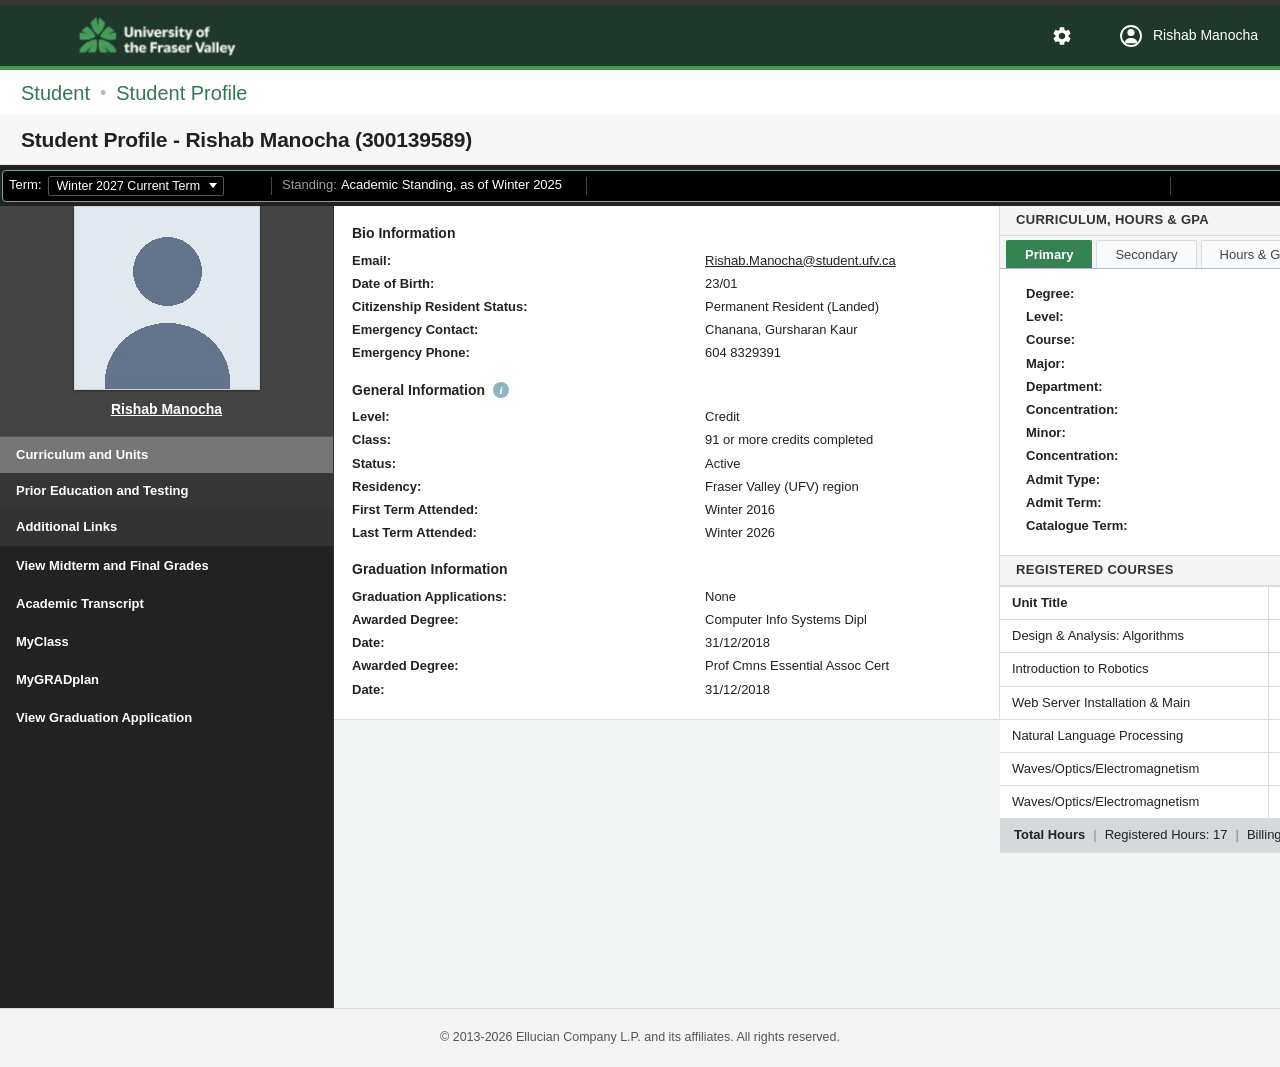
<file: index.html>
<!DOCTYPE html>
<html lang="en">
<head>
  <meta charset="UTF-8">
  <meta name="viewport" content="width=device-width, initial-scale=1.0">
  <title>Student Profile - Rishab Manocha (300139589)</title>
  <link rel="stylesheet" href="styles.css">
</head>
<body>

  <!-- Window Top Bar (matches reference.jpg frame y=0..5) -->
  <div class="window-top-bar"></div>

  <!-- Top Header Bar -->
  <header class="header-container">
    <div class="header">
      <div class="header-logo">
        <a href="#" aria-label="University of the Fraser Valley Home">
          <img src="assets/ufv_logo.png" alt="University of the Fraser Valley">
        </a>
      </div>
      <div class="header-right">
        <button class="header-icon-btn" id="header-settings-btn" aria-label="Settings" title="Settings / Edit Profile">
          <!-- 8-tooth gear matching reference screenshot -->
          <svg width="22" height="22" viewBox="0 0 24 24" fill="#FFFFFF">
            <path fill-rule="evenodd" clip-rule="evenodd" d="M19.14 12.94c.04-.3.06-.61.06-.94 0-.32-.02-.64-.07-.94l2.03-1.58a.49.49 0 0 0 .12-.61l-1.92-3.32a.488.488 0 0 0-.59-.22l-2.39.96c-.5-.38-1.03-.7-1.62-.94l-.36-2.54a.484.484 0 0 0-.48-.41h-3.84c-.24 0-.43.17-.47.41l-.36 2.54c-.59.24-1.13.57-1.62.94l-2.39-.96c-.22-.08-.47 0-.59.22L2.74 8.87c-.12.21-.08.47.12.61l2.03 1.58c-.05.3-.09.63-.09.94s.02.64.07.94l-2.03 1.58a.49.49 0 0 0-.12.61l1.92 3.32c.12.22.37.29.59.22l2.39-.96c.5.38 1.03.7 1.62.94l.36 2.54c.05.24.24.41.48.41h3.84c.24 0 .44-.17.47-.41l.36-2.54c.59-.24 1.13-.56 1.62-.94l2.39.96c.22.08.47 0 .59-.22l1.92-3.32c.12-.22.07-.47-.12-.61l-2.01-1.58zM12 15.6c-1.98 0-3.6-1.62-3.6-3.6s1.62-3.6 3.6-3.6 3.6 1.62 3.6 3.6-1.62 3.6-3.6 3.6z"/>
          </svg>
        </button>
        <div class="header-user" role="button" tabindex="0">
          <!-- Circular outline with white bust silhouette matching reference user_ref.png -->
          <svg width="24" height="24" viewBox="0 0 24 24" fill="none">
            <circle cx="12" cy="12" r="10" stroke="#FFFFFF" stroke-width="1.8"/>
            <circle cx="12" cy="8.5" r="3.6" fill="#FFFFFF"/>
            <path d="M5.5 19.2c.4-3.3 3.3-5.2 6.5-5.2s6.1 1.9 6.5 5.2" fill="#FFFFFF"/>
          </svg>
          <span class="user-name">Rishab Manocha</span>
        </div>
      </div>
    </div>
    <!-- Accent Line -->
    <div class="header-accent"></div>
  </header>

  <!-- Breadcrumbs -->
  <nav class="breadcrumb-bar" aria-label="Breadcrumb">
    <a href="#" class="breadcrumb-link">Student</a>
    <span class="breadcrumb-separator">•</span>
    <a href="#" class="breadcrumb-link">Student Profile</a>
  </nav>

  <!-- Title Row -->
  <section class="title-bar">
    <h1>Student Profile - Rishab Manocha (300139589)</h1>
  </section>

  <!-- Notification / Status Banner -->
  <section class="status-bar" aria-label="Status Banner">
    <div class="status-capsule">
      <!-- Section 1: Term Dropdown -->
      <div class="status-sec-1">
        <label for="term-select" class="term-label">Term:</label>
        <select id="term-select" class="status-select">
          <option selected>Winter 2027 Current Term</option>
          <option>Fall 2026</option>
          <option>Summer 2026</option>
          <option>Winter 2026</option>
        </select>
      </div>

      <div class="status-divider"></div>

      <!-- Section 2: Standing -->
      <div class="status-sec-2">
        <span class="standing-label">Standing:</span>
        <span class="standing-val">Academic Standing, as of Winter 2025</span>
      </div>

      <div class="status-divider"></div>

      <!-- Section 3: Middle empty span -->
      <div class="status-sec-3"></div>

      <div class="status-divider"></div>

      <!-- Section 4: Right empty span inside capsule -->
      <div class="status-sec-4"></div>
    </div>

    <!-- Status Bar Right -->
    <div class="status-right">
      <div class="status-badge-item">
        <span class="status-label">Registration Notices:</span>
        <span class="status-badge">3</span>
      </div>
      <span class="status-pipe">|</span>
      <div class="status-badge-item">
        <span class="status-label">Holds:</span>
        <span class="status-badge">0</span>
      </div>
    </div>
  </section>

  <!-- Main Body Layout -->
  <main class="layout-wrapper">
    <!-- Left Sidebar -->
    <aside class="sidebar">
      <div class="sidebar-profile">
        <img src="assets/avatar.jpg" alt="Rishab Manocha" class="sidebar-avatar">
        <a href="#" class="sidebar-name">Rishab Manocha</a>
      </div>

      <nav class="sidebar-menu-top" aria-label="Primary Navigation">
        <a href="#curriculum" class="sidebar-item-top active">Curriculum and Units</a>
        <a href="#prior-education" class="sidebar-item-top sub-1">Prior Education and Testing</a>
        <a href="#additional-links" class="sidebar-item-top sub-2">Additional Links</a>
      </nav>

      <nav class="sidebar-menu-bottom" aria-label="Secondary Navigation">
        <a href="#midterm-grades" class="sidebar-link">View Midterm and Final Grades</a>
        <a href="#transcript" class="sidebar-link">Academic Transcript</a>
        <a href="#myclass" class="sidebar-link">MyClass</a>
        <a href="#mygradplan" class="sidebar-link">MyGRADplan</a>
        <a href="#grad-application" class="sidebar-link">View Graduation Application</a>
      </nav>
    </aside>

    <!-- Main Content Area -->
    <div class="content-area">
      <!-- Left Content Column (Bio, General, Graduation Info) -->
      <section class="content-left">
        <!-- Bio Information -->
        <article class="section-block">
          <h2 class="section-header">Bio Information</h2>
          <div class="kv-grid">
            <div class="kv-label">Email:</div>
            <div class="kv-value">
              <a href="mailto:Rishab.Manocha@student.ufv.ca" class="kv-link" id="bio-email">Rishab.Manocha@student.ufv.ca</a>
            </div>

            <div class="kv-label">Date of Birth:</div>
            <div class="kv-value" id="bio-dob">23/01</div>

            <div class="kv-label">Citizenship Resident Status:</div>
            <div class="kv-value" id="bio-citizenship">Permanent Resident (Landed)</div>

            <div class="kv-label">Emergency Contact:</div>
            <div class="kv-value" id="bio-emergency-contact">Chanana, Gursharan Kaur</div>

            <div class="kv-label">Emergency Phone:</div>
            <div class="kv-value" id="bio-emergency-phone">604 8329391</div>
          </div>
        </article>

        <!-- General Information -->
        <article class="section-block">
          <h2 class="section-header">
            General Information
            <span class="info-icon" title="General Information details">i</span>
          </h2>
          <div class="kv-grid">
            <div class="kv-label">Level:</div>
            <div class="kv-value" id="gen-level">Credit</div>

            <div class="kv-label">Class:</div>
            <div class="kv-value" id="gen-class">91 or more credits completed</div>

            <div class="kv-label">Status:</div>
            <div class="kv-value" id="gen-status">Active</div>

            <div class="kv-label">Residency:</div>
            <div class="kv-value" id="gen-residency">Fraser Valley (UFV) region</div>

            <div class="kv-label">First Term Attended:</div>
            <div class="kv-value" id="gen-first-term">Winter 2016</div>

            <div class="kv-label">Last Term Attended:</div>
            <div class="kv-value" id="gen-last-term">Winter 2026</div>
          </div>
        </article>

        <!-- Graduation Information -->
        <article class="section-block">
          <h2 class="section-header">Graduation Information</h2>
          <div class="kv-grid" id="grad-grid">
            <div class="kv-label">Graduation Applications:</div>
            <div class="kv-value" id="grad-applications">None</div>

            <div class="kv-label">Awarded Degree:</div>
            <div class="kv-value">Computer Info Systems Dipl</div>

            <div class="kv-label">Date:</div>
            <div class="kv-value">31/12/2018</div>

            <div class="kv-label">Awarded Degree:</div>
            <div class="kv-value">Prof Cmns Essential Assoc Cert</div>

            <div class="kv-label">Date:</div>
            <div class="kv-value">31/12/2018</div>
          </div>
        </article>
      </section>

      <!-- Right Content Column (Curriculum, Hours & GPA, Registered Courses) -->
      <section class="content-right">
        <!-- Card 1: CURRICULUM, HOURS & GPA -->
        <div class="card" id="card-curriculum">
          <div class="card-header" role="button" tabindex="0">
            <span class="card-title">CURRICULUM, HOURS &amp; GPA</span>
            <button class="chevron-btn" aria-label="Toggle Curriculum details">
              <svg width="12" height="8" viewBox="0 0 12 8" fill="#333333">
                <polygon points="6,0 12,8 0,8"/>
              </svg>
            </button>
          </div>

          <div class="card-body">
            <!-- Tabs -->
            <div class="card-tabs" role="tablist">
              <button class="tab-btn active" role="tab" aria-selected="true" data-tab="tab-primary">Primary</button>
              <button class="tab-btn" role="tab" aria-selected="false" data-tab="tab-secondary">Secondary</button>
              <button class="tab-btn" role="tab" aria-selected="false" data-tab="tab-hours">Hours &amp; GPA</button>
            </div>

            <!-- Tab 1: Primary Pane -->
            <div class="tab-pane active" id="tab-primary" role="tabpanel">
              <div class="card-kv-grid">
                <div class="kv-label">Degree:</div>
                <div class="kv-value" id="curr-degree">Bach of Comp Info Systems</div>

                <div class="kv-label">Level:</div>
                <div class="kv-value" id="curr-level">Credit</div>

                <div class="kv-label">Course:</div>
                <div class="kv-value" id="curr-course">Bachelor of Computer Info Sys</div>

                <div class="kv-label">Major:</div>
                <div class="kv-value" id="curr-major">Computer Info Systems Deg</div>

                <div class="kv-label">Department:</div>
                <div class="kv-value" id="curr-department">School of Computing</div>

                <div class="kv-label">Concentration:</div>
                <div class="kv-value" id="curr-concentration">Not Provided</div>

                <div class="kv-label">Minor:</div>
                <div class="kv-value" id="curr-minor">Not Provided</div>

                <div class="kv-label">Concentration:</div>
                <div class="kv-value" id="curr-concentration-2">Not Provided</div>

                <div class="kv-label">Admit Type:</div>
                <div class="kv-value" id="curr-admit-type">Has attended post-secondary</div>

                <div class="kv-label">Admit Term:</div>
                <div class="kv-value" id="curr-admit-term">Winter 2025</div>

                <div class="kv-label">Catalogue Term:</div>
                <div class="kv-value" id="curr-catalogue-term">Winter 2025</div>
              </div>
            </div>

            <!-- Tab 2: Secondary Pane -->
            <div class="tab-pane" id="tab-secondary" role="tabpanel">
              <div class="card-kv-grid">
                <div class="kv-label">Degree:</div>
                <div class="kv-value" id="curr-secondary-degree">None</div>
              </div>
            </div>

            <!-- Tab 3: Hours & GPA Pane -->
            <div class="tab-pane" id="tab-hours" role="tabpanel">
              <div class="card-kv-grid">
                <div class="kv-label">Total Registered Hours:</div>
                <div class="kv-value" id="hours-total">17</div>

                <div class="kv-label">Billing Hours:</div>
                <div class="kv-value" id="hours-billing">17</div>

                <div class="kv-label">CEU Hours:</div>
                <div class="kv-value" id="hours-ceu">0</div>

                <div class="kv-label">Min Hours:</div>
                <div class="kv-value" id="hours-min">0</div>

                <div class="kv-label">Max Hours:</div>
                <div class="kv-value" id="hours-max">20</div>

                <div class="kv-label">Institutional GPA:</div>
                <div class="kv-value" id="hours-gpa">Not Provided</div>
              </div>
            </div>
          </div>
        </div>

        <!-- Card 2: REGISTERED COURSES -->
        <div class="card" id="card-courses">
          <div class="card-header" role="button" tabindex="0">
            <span class="card-title">REGISTERED COURSES</span>
            <button class="chevron-btn" aria-label="Toggle Registered Courses details">
              <svg width="12" height="8" viewBox="0 0 12 8" fill="#333333">
                <polygon points="6,0 12,8 0,8"/>
              </svg>
            </button>
          </div>

          <div class="card-body">
            <div class="table-wrapper">
              <table class="courses-table">
                <thead>
                  <tr>
                    <th style="width: 26.9%;">Unit Title</th>
                    <th style="width: 13.1%;">Details</th>
                    <th style="width: 9.9%;">CRN</th>
                    <th style="width: 10.0%;">Hours</th>
                    <th style="width: 19.8%;">Registration Status</th>
                    <th style="width: 20.3%;">Instructor</th>
                  </tr>
                </thead>
                <tbody id="courses-tbody">
                  <tr>
                    <td>Design &amp; Analysis: Algorithms</td>
                    <td>COMP 359 ON1</td>
                    <td><a href="#" class="table-link">10444</a></td>
                    <td>3</td>
                    <td>Registered (via web)</td>
                    <td><a href="#" class="table-link">Maryam Siahbani</a></td>
                  </tr>
                  <tr>
                    <td>Introduction to Robotics</td>
                    <td>COMP 361 ON1</td>
                    <td><a href="#" class="table-link">10446</a></td>
                    <td>3</td>
                    <td>Registered (via web)</td>
                    <td><a href="#" class="table-link">Amir Shabani</a></td>
                  </tr>
                  <tr>
                    <td>Web Server Installation &amp; Main</td>
                    <td>COMP 445 ON1</td>
                    <td><a href="#" class="table-link">10457</a></td>
                    <td>3</td>
                    <td>Registered (via web)</td>
                    <td><a href="#" class="table-link">Talia Q</a></td>
                  </tr>
                  <tr>
                    <td>Natural Language Processing</td>
                    <td>COMP 482 AB1</td>
                    <td><a href="#" class="table-link">10458</a></td>
                    <td>3</td>
                    <td>Registered (via web)</td>
                    <td><a href="#" class="table-link">Matthew Huang</a></td>
                  </tr>
                  <tr>
                    <td>Waves/Optics/Electromagnetism</td>
                    <td>PHYS 118 A#C</td>
                    <td><a href="#" class="table-link">10941</a></td>
                    <td>0</td>
                    <td>Registered (via web)</td>
                    <td><a href="#" class="table-link">Mark Rempel</a></td>
                  </tr>
                  <tr>
                    <td>Waves/Optics/Electromagnetism</td>
                    <td>PHYS 118 AB2</td>
                    <td><a href="#" class="table-link">10945</a></td>
                    <td>5</td>
                    <td>Registered (via web)</td>
                    <td><a href="#" class="table-link">Shahrazad Malek</a></td>
                  </tr>
                </tbody>
              </table>
            </div>

            <!-- Table Footer Summary Bar -->
            <div class="courses-footer" id="courses-footer">
              <span class="footer-title">Total Hours</span>
              <span class="footer-separator">|</span>
              <span>Registered Hours: <span id="footer-registered-hours">17</span></span>
              <span class="footer-separator">|</span>
              <span>Billing Hours: <span id="footer-billing-hours">17</span></span>
              <span class="footer-separator">|</span>
              <span>CEU Hours: <span id="footer-ceu-hours">0</span></span>
              <span class="footer-separator">|</span>
              <span>Min Hours: <span id="footer-min-hours">0</span></span>
              <span class="footer-separator">|</span>
              <span>Max Hours: <span id="footer-max-hours">20</span></span>
            </div>
          </div>
        </div>
      </section>
    </div>
  </main>

  <!-- Site Footer -->
  <footer class="site-footer">
    &copy; 2013-2026 Ellucian Company L.P. and its affiliates. All rights reserved.
  </footer>

  <script src="profile-store.js"></script>
  <script src="app.js"></script>
</body>
</html>
</file>
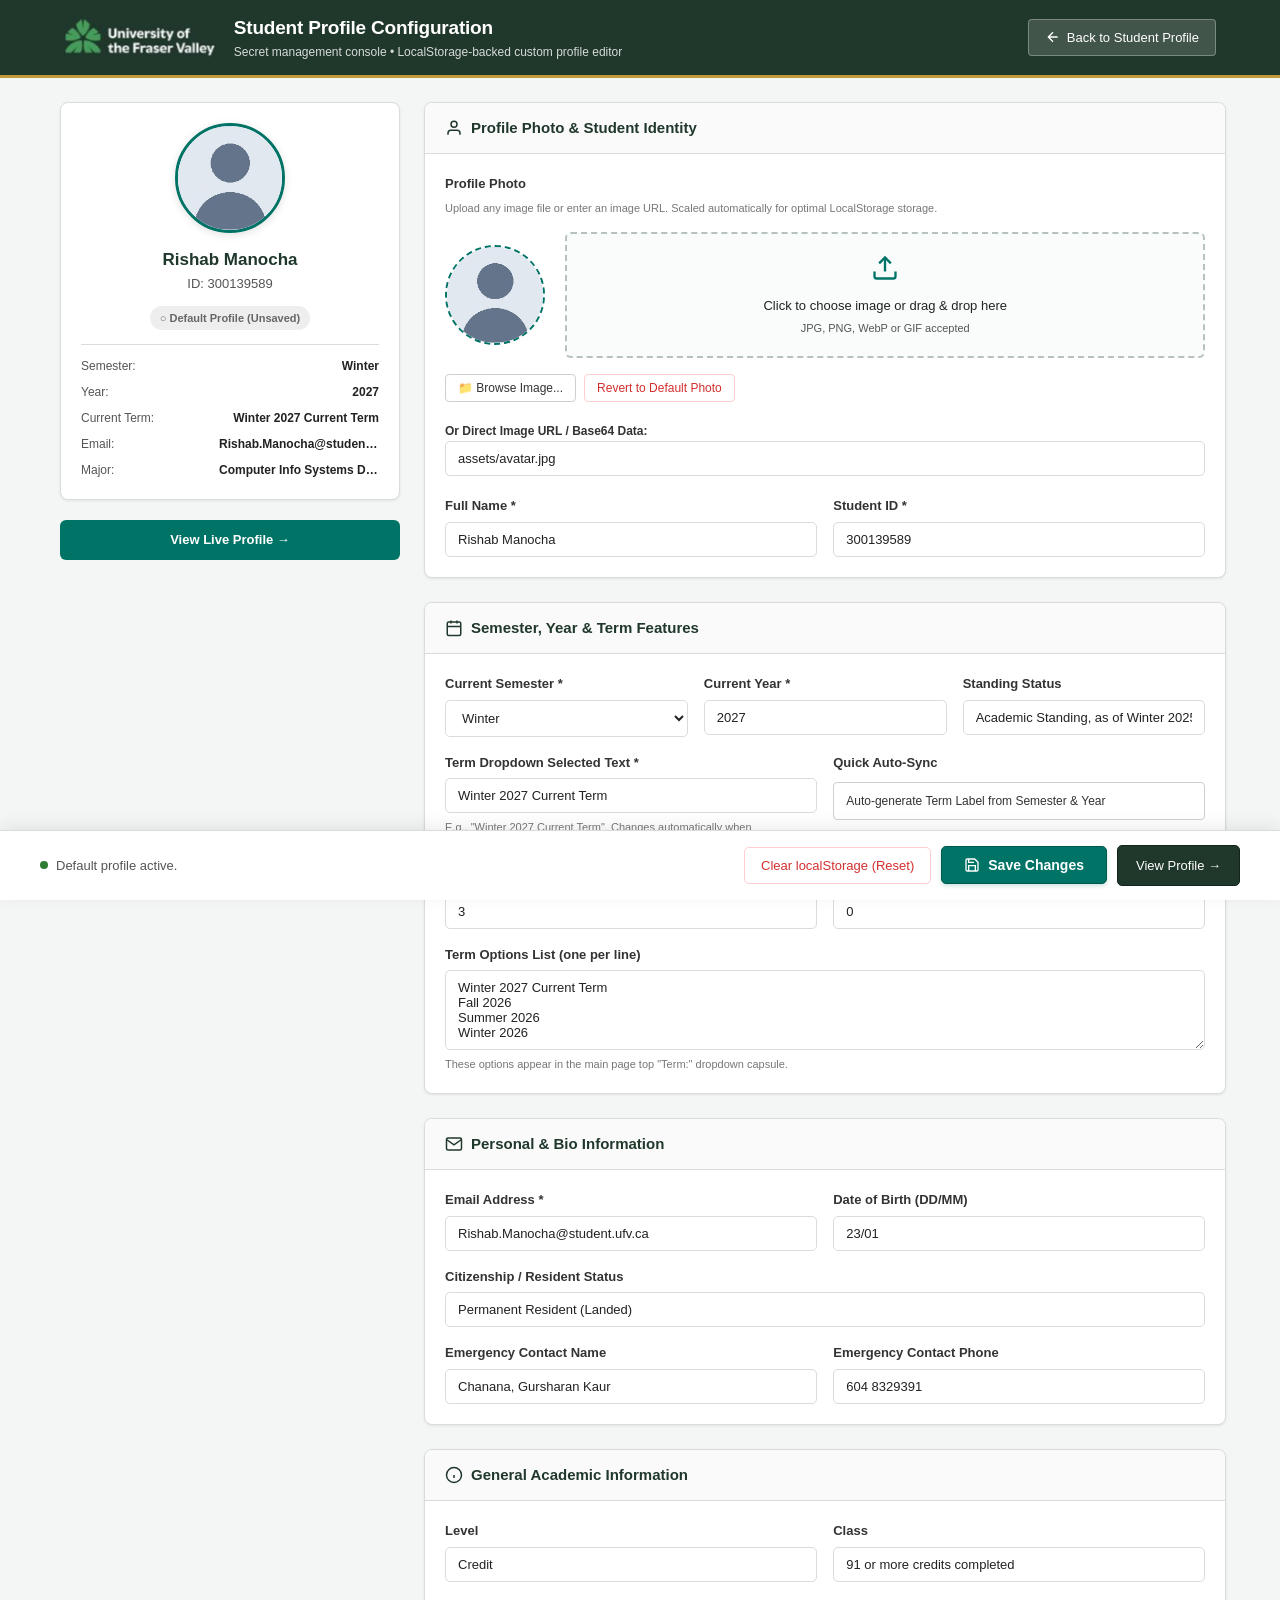
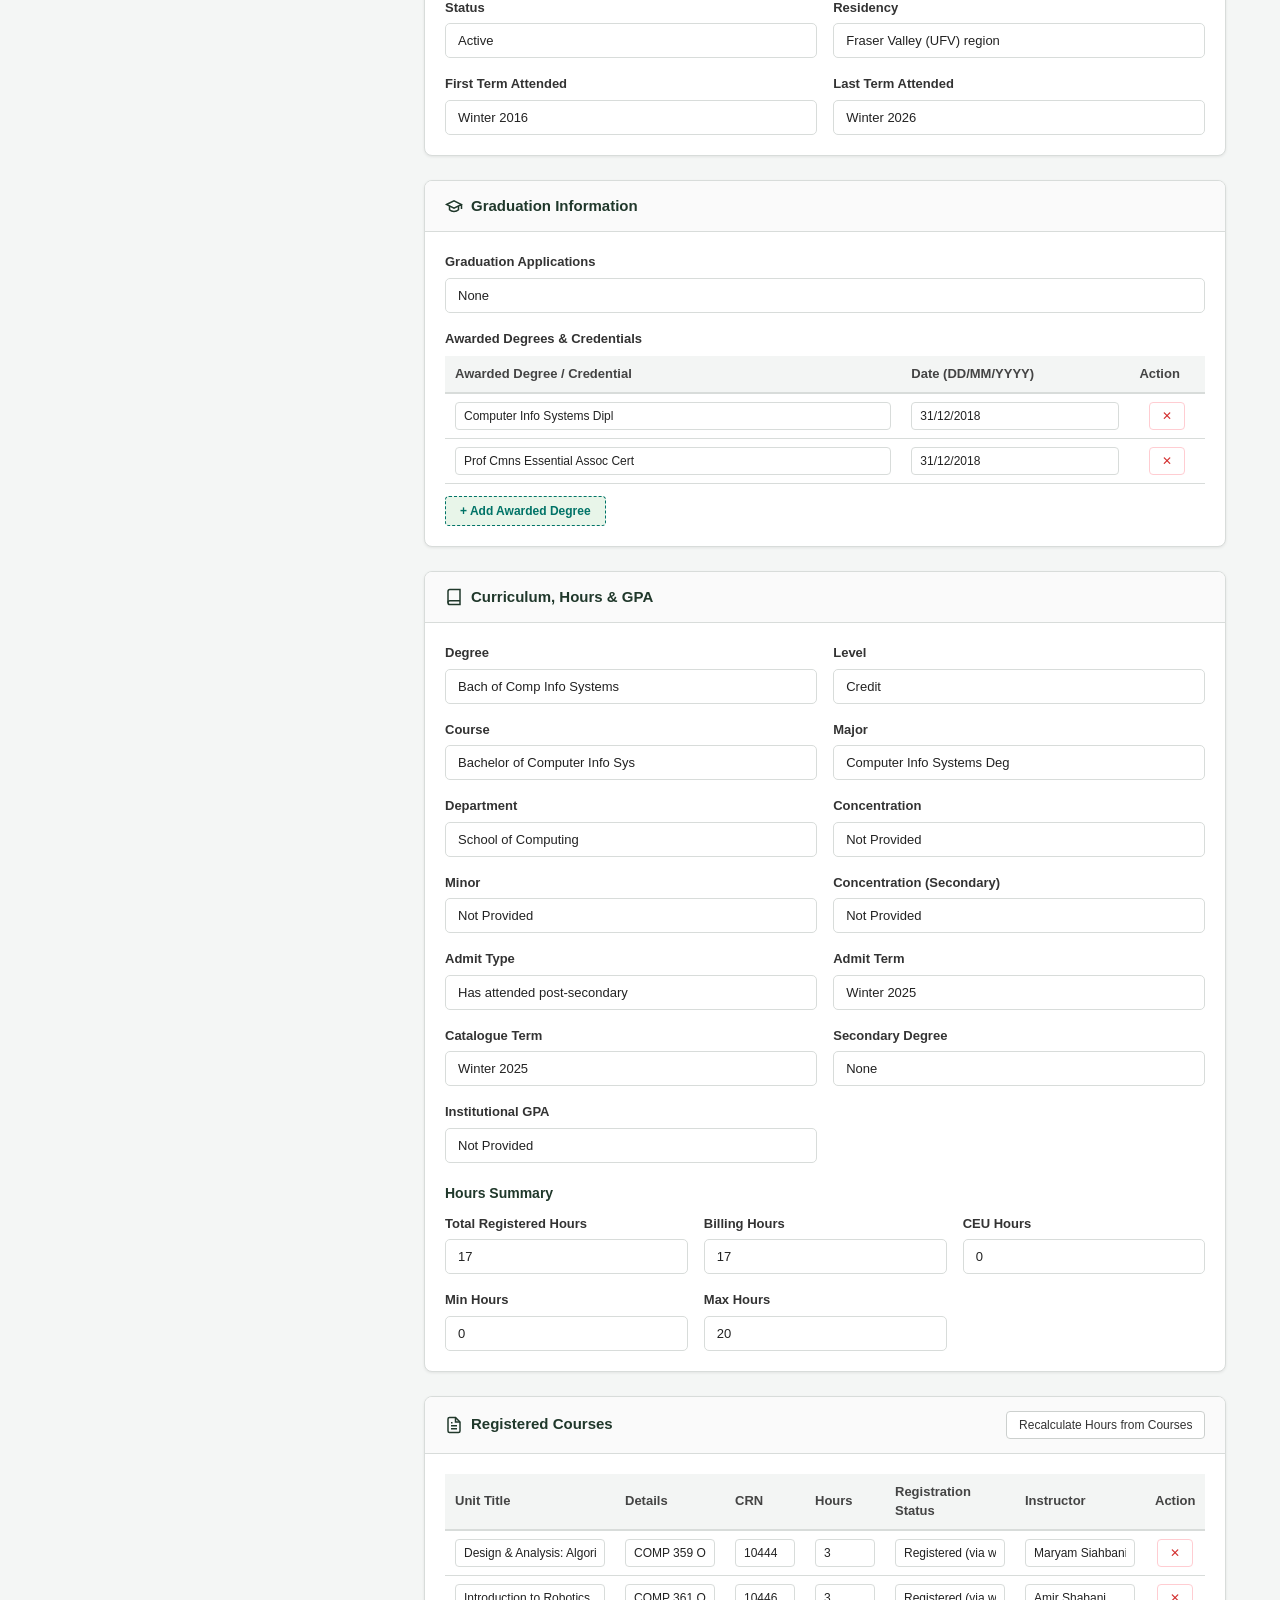
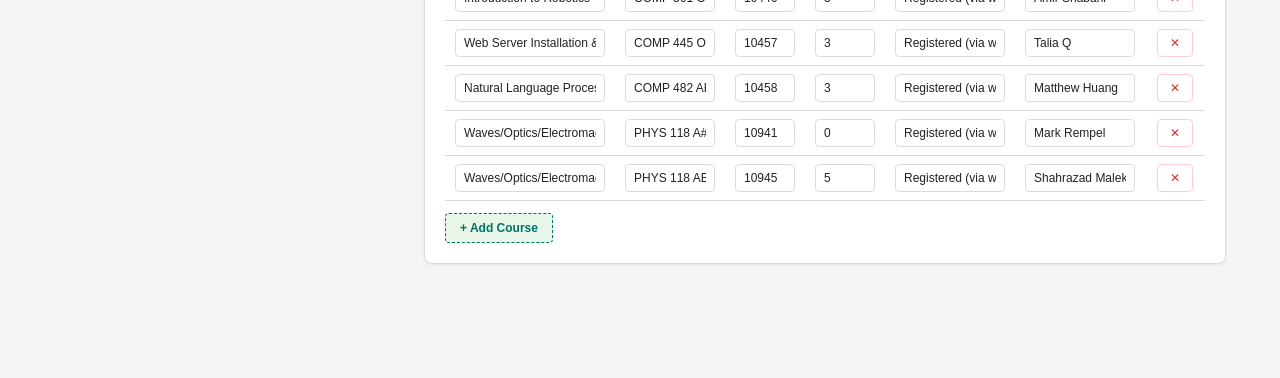
<file: admin.html>
<!DOCTYPE html>
<html lang="en">
<head>
  <meta charset="UTF-8">
  <meta http-equiv="refresh" content="0; url=secret.html">
  <title>Redirecting to Secret Profile Admin...</title>
</head>
<body>
  <p>Redirecting to <a href="secret.html">secret.html</a>...</p>
  <script>
    window.location.replace('secret.html');
  </script>
</body>
</html>
</file>
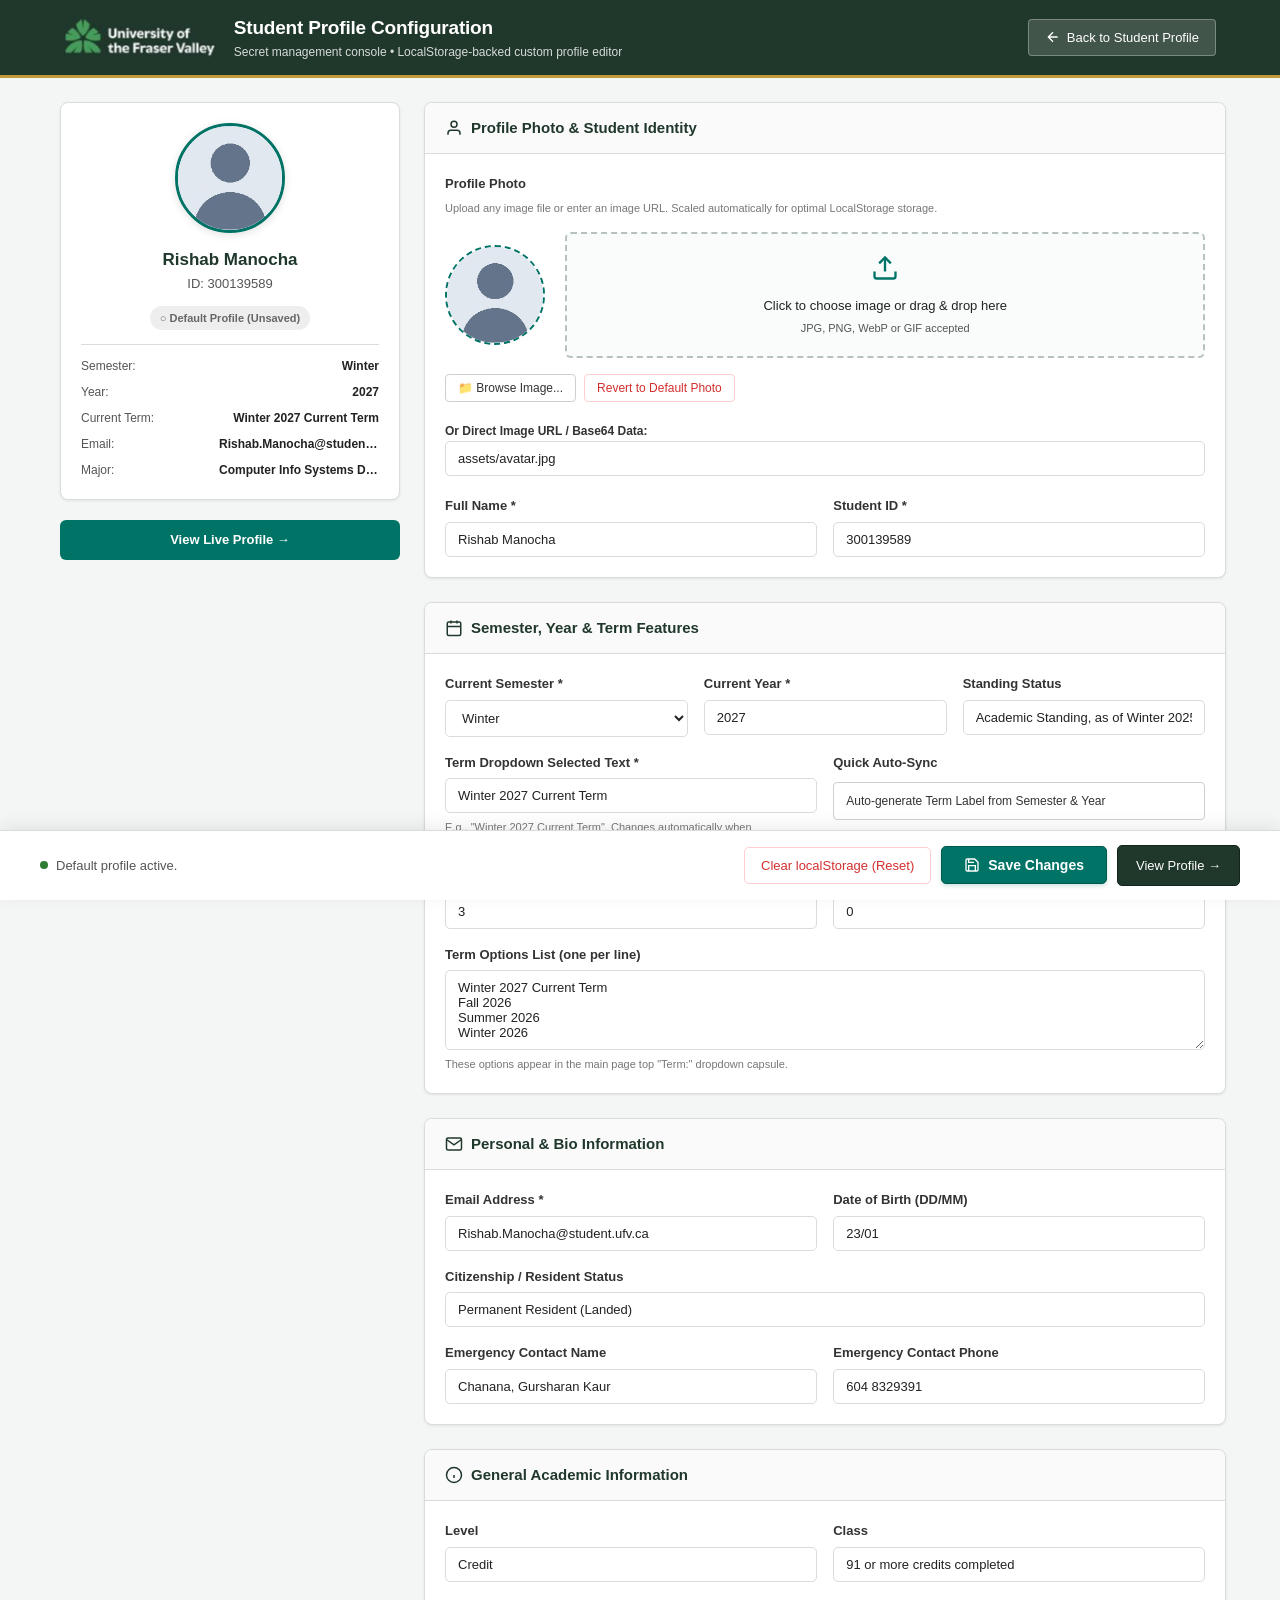
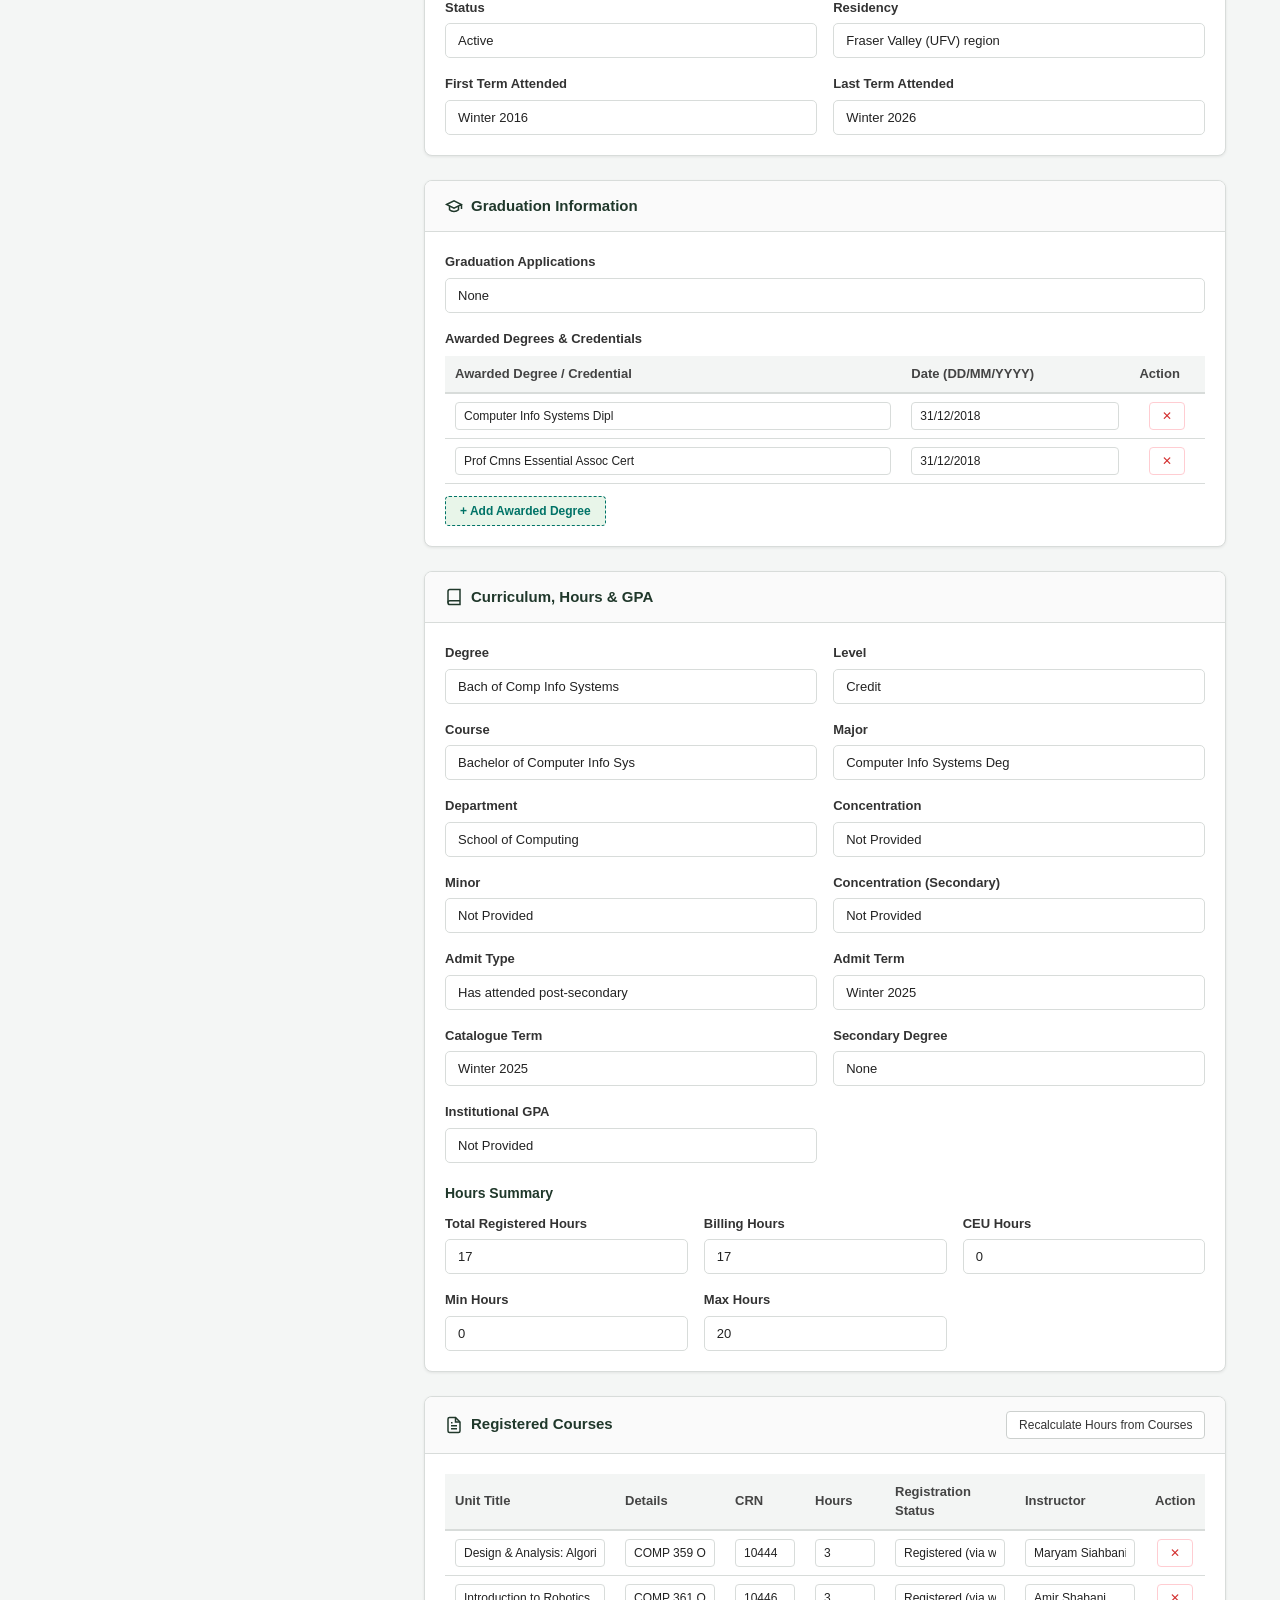
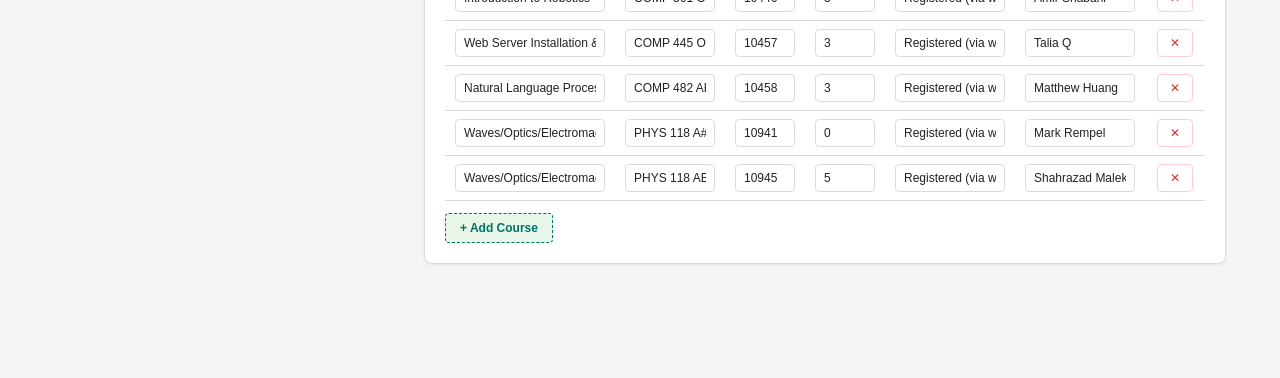
<file: secret.html>
<!DOCTYPE html>
<html lang="en">
<head>
  <meta charset="UTF-8">
  <meta name="viewport" content="width=device-width, initial-scale=1.0">
  <title>Student Profile Secret Admin - University of the Fraser Valley</title>
  <link rel="stylesheet" href="secret.css">
</head>
<body>

  <!-- Toast Notification Container -->
  <div class="toast-container" id="toast-container"></div>

  <!-- Header -->
  <header class="secret-header">
    <div class="secret-header-inner">
      <div class="secret-header-left">
        <a href="index.html" title="University of the Fraser Valley">
          <img src="assets/ufv_logo.png" alt="University of the Fraser Valley" class="secret-logo">
        </a>
        <div class="secret-title-group">
          <h1>Student Profile Configuration</h1>
          <p>Secret management console &bull; LocalStorage-backed custom profile editor</p>
        </div>
      </div>
      <div class="secret-header-nav">
        <a href="index.html" class="btn-header-back">
          <svg width="16" height="16" viewBox="0 0 24 24" fill="none" stroke="currentColor" stroke-width="2">
            <path d="M19 12H5M12 19l-7-7 7-7"/>
          </svg>
          Back to Student Profile
        </a>
      </div>
    </div>
  </header>

  <!-- Main Container -->
  <main class="secret-container">
    
    <!-- Left Column: Live Profile Summary Preview -->
    <aside class="secret-sidebar">
      <div class="preview-card">
        <div class="preview-avatar-wrapper">
          <img src="assets/avatar.jpg" alt="Profile Avatar" class="preview-avatar" id="live-preview-avatar">
        </div>
        <h2 class="preview-name" id="live-preview-name">Rishab Manocha</h2>
        <div class="preview-id" id="live-preview-id">ID: 300139589</div>
        <div class="preview-badge-status" id="live-storage-badge">Checking storage...</div>

        <div class="preview-details-list">
          <div class="preview-row">
            <span class="preview-row-label">Semester:</span>
            <span class="preview-row-val" id="live-preview-semester">Winter</span>
          </div>
          <div class="preview-row">
            <span class="preview-row-label">Year:</span>
            <span class="preview-row-val" id="live-preview-year">2027</span>
          </div>
          <div class="preview-row">
            <span class="preview-row-label">Current Term:</span>
            <span class="preview-row-val" id="live-preview-term">Winter 2027 Current Term</span>
          </div>
          <div class="preview-row">
            <span class="preview-row-label">Email:</span>
            <span class="preview-row-val" id="live-preview-email">Rishab.Manocha@student.ufv.ca</span>
          </div>
          <div class="preview-row">
            <span class="preview-row-label">Major:</span>
            <span class="preview-row-val" id="live-preview-major">Computer Info Systems Deg</span>
          </div>
        </div>
      </div>

      <div class="sidebar-actions">
        <a href="index.html" class="btn-sidebar-view">
          View Live Profile &rarr;
        </a>
      </div>
    </aside>

    <!-- Right Column: Edit Forms -->
    <section class="secret-form-column">
      
      <!-- 1. Profile Photo & Identity -->
      <article class="form-card">
        <div class="form-card-header">
          <h2>
            <svg width="18" height="18" viewBox="0 0 24 24" fill="none" stroke="currentColor" stroke-width="2">
              <path d="M20 21v-2a4 4 0 0 0-4-4H8a4 4 0 0 0-4 4v2"/>
              <circle cx="12" cy="7" r="4"/>
            </svg>
            Profile Photo &amp; Student Identity
          </h2>
        </div>
        <div class="form-card-body">
          <!-- Photo Upload Block -->
          <div class="form-group full-width" style="margin-bottom: 20px;">
            <label class="form-label">Profile Photo</label>
            <span class="form-hint">Upload any image file or enter an image URL. Scaled automatically for optimal LocalStorage storage.</span>
            
            <div class="photo-upload-container" style="margin-top: 10px;">
              <div class="photo-preview-box">
                <img src="assets/avatar.jpg" alt="Photo Preview" id="edit-photo-preview">
              </div>

              <div class="photo-dropzone" id="photo-dropzone">
                <div class="dropzone-icon">
                  <svg width="28" height="28" viewBox="0 0 24 24" fill="none" stroke="currentColor" stroke-width="2">
                    <path d="M21 15v4a2 2 0 0 1-2 2H5a2 2 0 0 1-2-2v-4"/>
                    <polyline points="17 8 12 3 7 8"/>
                    <line x1="12" y1="3" x2="12" y2="15"/>
                  </svg>
                </div>
                <div class="dropzone-text">Click to choose image or drag &amp; drop here</div>
                <div class="dropzone-subtext">JPG, PNG, WebP or GIF accepted</div>
              </div>
              <input type="file" id="photo-file-input" accept="image/*" style="display: none;">
            </div>

            <div class="photo-actions">
              <button type="button" class="btn-sm btn-secondary" id="btn-browse-photo">
                📁 Browse Image...
              </button>
              <button type="button" class="btn-sm btn-danger" id="btn-reset-photo">
                Revert to Default Photo
              </button>
            </div>

            <div style="margin-top: 12px;">
              <label for="field-photoUrl" class="form-label" style="font-size: 12px;">Or Direct Image URL / Base64 Data:</label>
              <input type="text" id="field-photoUrl" class="form-input" placeholder="assets/avatar.jpg or https://... or data:image/...">
            </div>
          </div>

          <div class="form-grid-2">
            <div class="form-group">
              <label for="field-name" class="form-label">Full Name *</label>
              <input type="text" id="field-name" class="form-input" required>
            </div>
            <div class="form-group">
              <label for="field-studentId" class="form-label">Student ID *</label>
              <input type="text" id="field-studentId" class="form-input" required>
            </div>
          </div>
        </div>
      </article>

      <!-- 2. Semester, Year & Current Term Features -->
      <article class="form-card">
        <div class="form-card-header">
          <h2>
            <svg width="18" height="18" viewBox="0 0 24 24" fill="none" stroke="currentColor" stroke-width="2">
              <rect x="3" y="4" width="18" height="18" rx="2" ry="2"/>
              <line x1="16" y1="2" x2="16" y2="6"/>
              <line x1="8" y1="2" x2="8" y2="6"/>
              <line x1="3" y1="10" x2="21" y2="10"/>
            </svg>
            Semester, Year &amp; Term Features
          </h2>
        </div>
        <div class="form-card-body">
          <div class="form-grid-3">
            <div class="form-group">
              <label for="field-currentSemester" class="form-label">Current Semester *</label>
              <select id="field-currentSemester" class="form-select">
                <option value="Winter">Winter</option>
                <option value="Spring">Spring</option>
                <option value="Summer">Summer</option>
                <option value="Fall">Fall</option>
              </select>
            </div>
            <div class="form-group">
              <label for="field-currentYear" class="form-label">Current Year *</label>
              <input type="text" id="field-currentYear" class="form-input" placeholder="2027">
            </div>
            <div class="form-group">
              <label for="field-standing" class="form-label">Standing Status</label>
              <input type="text" id="field-standing" class="form-input">
            </div>
          </div>

          <div class="form-grid-2" style="margin-top: 16px;">
            <div class="form-group">
              <label for="field-currentTerm" class="form-label">Term Dropdown Selected Text *</label>
              <input type="text" id="field-currentTerm" class="form-input">
              <span class="form-hint">E.g., "Winter 2027 Current Term". Changes automatically when semester/year changes.</span>
            </div>
            <div class="form-group">
              <label class="form-label">Quick Auto-Sync</label>
              <button type="button" class="btn-sm btn-secondary" id="btn-sync-term" style="margin-top: 4px; height: 38px;">
                Auto-generate Term Label from Semester &amp; Year
              </button>
            </div>
          </div>

          <div class="form-grid-2" style="margin-top: 16px;">
            <div class="form-group">
              <label for="field-registrationNotices" class="form-label">Registration Notices</label>
              <input type="number" id="field-registrationNotices" class="form-input" min="0">
            </div>
            <div class="form-group">
              <label for="field-holds" class="form-label">Holds</label>
              <input type="number" id="field-holds" class="form-input" min="0">
            </div>
          </div>

          <div class="form-group full-width" style="margin-top: 16px;">
            <label for="field-termsList" class="form-label">Term Options List (one per line)</label>
            <textarea id="field-termsList" class="form-textarea" rows="4"></textarea>
            <span class="form-hint">These options appear in the main page top "Term:" dropdown capsule.</span>
          </div>
        </div>
      </article>

      <!-- 3. Personal & Bio Information -->
      <article class="form-card">
        <div class="form-card-header">
          <h2>
            <svg width="18" height="18" viewBox="0 0 24 24" fill="none" stroke="currentColor" stroke-width="2">
              <path d="M4 4h16c1.1 0 2 .9 2 2v12c0 1.1-.9 2-2 2H4c-1.1 0-2-.9-2-2V6c0-1.1.9-2 2-2z"/>
              <polyline points="22,6 12,13 2,6"/>
            </svg>
            Personal &amp; Bio Information
          </h2>
        </div>
        <div class="form-card-body">
          <div class="form-grid-2">
            <div class="form-group">
              <label for="field-email" class="form-label">Email Address *</label>
              <input type="email" id="field-email" class="form-input" required>
            </div>
            <div class="form-group">
              <label for="field-dob" class="form-label">Date of Birth (DD/MM)</label>
              <input type="text" id="field-dob" class="form-input">
            </div>
            <div class="form-group full-width">
              <label for="field-citizenship" class="form-label">Citizenship / Resident Status</label>
              <input type="text" id="field-citizenship" class="form-input">
            </div>
            <div class="form-group">
              <label for="field-emergencyContact" class="form-label">Emergency Contact Name</label>
              <input type="text" id="field-emergencyContact" class="form-input">
            </div>
            <div class="form-group">
              <label for="field-emergencyPhone" class="form-label">Emergency Contact Phone</label>
              <input type="text" id="field-emergencyPhone" class="form-input">
            </div>
          </div>
        </div>
      </article>

      <!-- 4. General Academic Information -->
      <article class="form-card">
        <div class="form-card-header">
          <h2>
            <svg width="18" height="18" viewBox="0 0 24 24" fill="none" stroke="currentColor" stroke-width="2">
              <circle cx="12" cy="12" r="10"/>
              <line x1="12" y1="16" x2="12" y2="12"/>
              <line x1="12" y1="8" x2="12.01" y2="8"/>
            </svg>
            General Academic Information
          </h2>
        </div>
        <div class="form-card-body">
          <div class="form-grid-2">
            <div class="form-group">
              <label for="field-level" class="form-label">Level</label>
              <input type="text" id="field-level" class="form-input">
            </div>
            <div class="form-group">
              <label for="field-classStanding" class="form-label">Class</label>
              <input type="text" id="field-classStanding" class="form-input">
            </div>
            <div class="form-group">
              <label for="field-status" class="form-label">Status</label>
              <input type="text" id="field-status" class="form-input">
            </div>
            <div class="form-group">
              <label for="field-residency" class="form-label">Residency</label>
              <input type="text" id="field-residency" class="form-input">
            </div>
            <div class="form-group">
              <label for="field-firstTermAttended" class="form-label">First Term Attended</label>
              <input type="text" id="field-firstTermAttended" class="form-input">
            </div>
            <div class="form-group">
              <label for="field-lastTermAttended" class="form-label">Last Term Attended</label>
              <input type="text" id="field-lastTermAttended" class="form-input">
            </div>
          </div>
        </div>
      </article>

      <!-- 5. Graduation Information -->
      <article class="form-card">
        <div class="form-card-header">
          <h2>
            <svg width="18" height="18" viewBox="0 0 24 24" fill="none" stroke="currentColor" stroke-width="2">
              <path d="M22 10v6M2 10l10-5 10 5-10 5z"/>
              <path d="M6 12v5c3 3 9 3 12 0v-5"/>
            </svg>
            Graduation Information
          </h2>
        </div>
        <div class="form-card-body">
          <div class="form-group" style="margin-bottom: 16px;">
            <label for="field-gradApplications" class="form-label">Graduation Applications</label>
            <input type="text" id="field-gradApplications" class="form-input">
          </div>

          <label class="form-label" style="display: block; margin-bottom: 8px;">Awarded Degrees &amp; Credentials</label>
          <table class="dynamic-table" id="degrees-table">
            <thead>
              <tr>
                <th style="width: 60%;">Awarded Degree / Credential</th>
                <th style="width: 30%;">Date (DD/MM/YYYY)</th>
                <th style="width: 10%;">Action</th>
              </tr>
            </thead>
            <tbody id="degrees-tbody">
              <!-- Dynamically populated rows -->
            </tbody>
          </table>
          <button type="button" class="btn-add-row" id="btn-add-degree">
            + Add Awarded Degree
          </button>
        </div>
      </article>

      <!-- 6. Curriculum, Hours & GPA -->
      <article class="form-card">
        <div class="form-card-header">
          <h2>
            <svg width="18" height="18" viewBox="0 0 24 24" fill="none" stroke="currentColor" stroke-width="2">
              <path d="M4 19.5A2.5 2.5 0 0 1 6.5 17H20"/>
              <path d="M6.5 2H20v20H6.5A2.5 2.5 0 0 1 4 19.5v-15A2.5 2.5 0 0 1 6.5 2z"/>
            </svg>
            Curriculum, Hours &amp; GPA
          </h2>
        </div>
        <div class="form-card-body">
          <div class="form-grid-2">
            <div class="form-group">
              <label for="field-primaryDegree" class="form-label">Degree</label>
              <input type="text" id="field-primaryDegree" class="form-input">
            </div>
            <div class="form-group">
              <label for="field-primaryLevel" class="form-label">Level</label>
              <input type="text" id="field-primaryLevel" class="form-input">
            </div>
            <div class="form-group">
              <label for="field-primaryCourse" class="form-label">Course</label>
              <input type="text" id="field-primaryCourse" class="form-input">
            </div>
            <div class="form-group">
              <label for="field-primaryMajor" class="form-label">Major</label>
              <input type="text" id="field-primaryMajor" class="form-input">
            </div>
            <div class="form-group">
              <label for="field-primaryDepartment" class="form-label">Department</label>
              <input type="text" id="field-primaryDepartment" class="form-input">
            </div>
            <div class="form-group">
              <label for="field-primaryConcentration" class="form-label">Concentration</label>
              <input type="text" id="field-primaryConcentration" class="form-input">
            </div>
            <div class="form-group">
              <label for="field-primaryMinor" class="form-label">Minor</label>
              <input type="text" id="field-primaryMinor" class="form-input">
            </div>
            <div class="form-group">
              <label for="field-primaryConcentration2" class="form-label">Concentration (Secondary)</label>
              <input type="text" id="field-primaryConcentration2" class="form-input">
            </div>
            <div class="form-group">
              <label for="field-admitType" class="form-label">Admit Type</label>
              <input type="text" id="field-admitType" class="form-input">
            </div>
            <div class="form-group">
              <label for="field-admitTerm" class="form-label">Admit Term</label>
              <input type="text" id="field-admitTerm" class="form-input">
            </div>
            <div class="form-group">
              <label for="field-catalogueTerm" class="form-label">Catalogue Term</label>
              <input type="text" id="field-catalogueTerm" class="form-input">
            </div>
            <div class="form-group">
              <label for="field-secondaryDegree" class="form-label">Secondary Degree</label>
              <input type="text" id="field-secondaryDegree" class="form-input">
            </div>
            <div class="form-group">
              <label for="field-institutionalGpa" class="form-label">Institutional GPA</label>
              <input type="text" id="field-institutionalGpa" class="form-input">
            </div>
          </div>

          <h3 style="font-size: 14px; font-weight: 600; margin: 20px 0 10px 0; color: var(--ufv-dark-green);">
            Hours Summary
          </h3>
          <div class="form-grid-3">
            <div class="form-group">
              <label for="field-totalRegisteredHours" class="form-label">Total Registered Hours</label>
              <input type="number" id="field-totalRegisteredHours" class="form-input">
            </div>
            <div class="form-group">
              <label for="field-billingHours" class="form-label">Billing Hours</label>
              <input type="number" id="field-billingHours" class="form-input">
            </div>
            <div class="form-group">
              <label for="field-ceuHours" class="form-label">CEU Hours</label>
              <input type="number" id="field-ceuHours" class="form-input">
            </div>
            <div class="form-group">
              <label for="field-minHours" class="form-label">Min Hours</label>
              <input type="number" id="field-minHours" class="form-input">
            </div>
            <div class="form-group">
              <label for="field-maxHours" class="form-label">Max Hours</label>
              <input type="number" id="field-maxHours" class="form-input">
            </div>
          </div>
        </div>
      </article>

      <!-- 7. Registered Courses -->
      <article class="form-card">
        <div class="form-card-header">
          <h2>
            <svg width="18" height="18" viewBox="0 0 24 24" fill="none" stroke="currentColor" stroke-width="2">
              <path d="M14 2H6a2 2 0 0 0-2 2v16a2 2 0 0 0 2 2h12a2 2 0 0 0 2-2V8z"/>
              <polyline points="14 2 14 8 20 8"/>
              <line x1="16" y1="13" x2="8" y2="13"/>
              <line x1="16" y1="17" x2="8" y2="17"/>
              <polyline points="10 9 9 9 8 9"/>
            </svg>
            Registered Courses
          </h2>
          <button type="button" class="btn-sm btn-secondary" id="btn-recalc-hours">
            Recalculate Hours from Courses
          </button>
        </div>
        <div class="form-card-body" style="overflow-x: auto;">
          <table class="dynamic-table" id="courses-edit-table">
            <thead>
              <tr>
                <th style="min-width: 170px;">Unit Title</th>
                <th style="min-width: 110px;">Details</th>
                <th style="min-width: 80px;">CRN</th>
                <th style="min-width: 65px;">Hours</th>
                <th style="min-width: 130px;">Registration Status</th>
                <th style="min-width: 130px;">Instructor</th>
                <th style="width: 50px;">Action</th>
              </tr>
            </thead>
            <tbody id="courses-tbody">
              <!-- Dynamically populated rows -->
            </tbody>
          </table>
          <button type="button" class="btn-add-row" id="btn-add-course">
            + Add Course
          </button>
        </div>
      </article>

    </section>
  </main>

  <!-- Sticky Action Bar at Bottom -->
  <aside class="sticky-action-bar">
    <div class="sticky-action-inner">
      <div class="sticky-status">
        <div class="sticky-status-dot active" id="save-status-dot"></div>
        <span id="save-status-text">Profile loaded. Make changes and click Save.</span>
      </div>

      <div class="sticky-buttons">
        <button type="button" class="btn-reset" id="btn-clear-storage" title="Remove custom profile from localStorage and restore original values">
          Clear localStorage (Reset)
        </button>
        <button type="button" class="btn-primary" id="btn-save-profile">
          <svg width="16" height="16" viewBox="0 0 24 24" fill="none" stroke="currentColor" stroke-width="2">
            <path d="M19 21H5a2 2 0 0 1-2-2V5a2 2 0 0 1 2-2h11l5 5v11a2 2 0 0 1-2 2z"/>
            <polyline points="17 21 17 13 7 13 7 21"/>
            <polyline points="7 3 7 8 15 8"/>
          </svg>
          Save Changes
        </button>
        <a href="index.html" class="btn-view-profile">
          View Profile &rarr;
        </a>
      </div>
    </div>
  </aside>

  <script src="profile-store.js"></script>
  <script src="secret.js"></script>
</body>
</html>
</file>
<file: styles.css>
/* ==========================================================================
   University of the Fraser Valley - Student Profile Stylesheet
   Exact Replica of Banner Student Self-Service Interface (Banner 9 XE)
   ========================================================================== */

*, *::before, *::after {
  box-sizing: border-box;
  margin: 0;
  padding: 0;
}

body {
  font-family: -apple-system, BlinkMacSystemFont, "Segoe UI", Roboto, "Helvetica Neue", Arial, sans-serif;
  background-color: #F3F5F4;
  color: #222222;
  font-size: 13px;
  line-height: 1.4;
  -webkit-font-smoothing: antialiased;
  -moz-osx-font-smoothing: grayscale;
  min-width: 1200px;
}

a {
  color: inherit;
  text-decoration: none;
}

/* ==========================================================================
   Window Frame Top Bar (matches reference.jpg y=0..5)
   ========================================================================== */

.window-top-bar {
  height: 6px;
  background-color: #363636;
  width: 100%;
}

/* ==========================================================================
   Header Bar
   ========================================================================== */

.header-container {
  width: 100%;
}

.header {
  background-color: #20382B;
  height: 60px;
  display: flex;
  align-items: center;
  justify-content: space-between;
  padding: 0 16px 0 78px;
}

.header-logo {
  display: flex;
  align-items: center;
}

.header-logo img {
  height: 42px;
  display: block;
}

.header-right {
  display: flex;
  align-items: center;
  gap: 36px;
}

.header-icon-btn {
  background: none;
  border: none;
  cursor: pointer;
  color: #FFFFFF;
  display: flex;
  align-items: center;
  justify-content: center;
  padding: 4px;
  border-radius: 4px;
  transition: opacity 0.15s ease, background-color 0.15s ease;
}

.header-icon-btn:hover {
  opacity: 0.85;
  background-color: rgba(255, 255, 255, 0.1);
}

.header-user {
  display: flex;
  align-items: center;
  gap: 10px;
  color: #FFFFFF;
  font-size: 14px;
  font-weight: 500;
  cursor: pointer;
  padding: 4px 6px;
  border-radius: 4px;
  transition: opacity 0.15s ease, background-color 0.15s ease;
}

.header-user:hover {
  opacity: 0.9;
  background-color: rgba(255, 255, 255, 0.1);
}

.user-name {
  white-space: nowrap;
}

/* Accent line under header */
.header-accent {
  background-color: #429C54;
  height: 4px;
  width: 100%;
}

/* ==========================================================================
   Breadcrumb Bar
   ========================================================================== */

.breadcrumb-bar {
  background-color: #FFFFFF;
  height: 45px;
  display: flex;
  align-items: center;
  padding: 0 21px;
  font-size: 20px;
  font-weight: 500;
}

.breadcrumb-link {
  color: #357755;
  text-decoration: none;
  font-weight: 500;
  transition: color 0.15s ease;
}

.breadcrumb-link:hover {
  text-decoration: underline;
  color: #23653E;
}

.breadcrumb-separator {
  color: #B7B7B7;
  margin: 0 10px;
  font-size: 18px;
  line-height: 1;
}

/* ==========================================================================
   Title Bar
   ========================================================================== */

.title-bar {
  background-color: #F7F7F7;
  height: 50px;
  display: flex;
  align-items: center;
  padding: 0 21px;
  border-bottom: 1px solid #E5E5E5;
}

.title-bar h1 {
  font-size: 21px;
  font-weight: 600;
  color: #212121;
  letter-spacing: -0.2px;
}

/* ==========================================================================
   Status Banner
   ========================================================================== */

.status-bar {
  background-color: #222222;
  height: 41px;
  display: flex;
  align-items: center;
  justify-content: space-between;
  padding: 0 15px 0 2px;
}

.status-capsule {
  display: flex;
  align-items: center;
  border: 1px solid #81A395;
  border-radius: 4px;
  background-color: #000000;
  height: 32px;
  width: 1669px;
  max-width: 1669px;
  flex-shrink: 0;
  margin-right: 15px;
}

.status-sec-1 {
  width: 268px;
  flex-shrink: 0;
  display: flex;
  align-items: center;
  padding: 0 8px 0 6px;
  gap: 6px;
  color: #FFFFFF;
  font-size: 13px;
}

.status-sec-1 label {
  color: #FFFFFF;
  font-size: 13px;
  font-weight: 400;
}

.status-select {
  background-color: #000000;
  color: #FFFFFF;
  border: 1px solid #555555;
  border-radius: 2px;
  padding: 2px 22px 2px 8px;
  font-size: 12.5px;
  appearance: none;
  -webkit-appearance: none;
  background-image: url("data:image/svg+xml;charset=US-ASCII,%3Csvg%20xmlns%3D%22http%3A%2F%2Fwww.w3.org%2F2000%2Fsvg%22%20width%3D%2210%22%20height%3D%226%22%3E%3Cpath%20d%3D%22M0%200l5%206%205-6z%22%20fill%3D%22%23ffffff%22%2F%3E%3C%2Fsvg%3E");
  background-repeat: no-repeat;
  background-position: right 6px center;
  background-size: 8px 5px;
  cursor: pointer;
  outline: none;
}

.status-select:focus {
  border-color: #81A395;
}

.status-divider {
  width: 1px;
  height: 18px;
  background-color: #444444;
  flex-shrink: 0;
}

.status-sec-2 {
  width: 314px;
  flex-shrink: 0;
  display: flex;
  align-items: center;
  gap: 4px;
  font-size: 13px;
  white-space: nowrap;
  padding: 0 10px;
}

.standing-label {
  color: #9E9E9E;
}

.standing-val {
  color: #FFFFFF;
  font-weight: 400;
}

.status-sec-3 {
  width: 583px;
  flex-shrink: 0;
}

.status-sec-4 {
  flex: 1;
}

.status-right {
  display: flex;
  align-items: center;
  gap: 14px;
  font-size: 13px;
  color: #FFFFFF;
  margin-left: auto;
  white-space: nowrap;
}

.status-badge-item {
  display: flex;
  align-items: center;
  gap: 6px;
}

.status-badge {
  background-color: #8B2230;
  color: #FFFFFF;
  font-size: 12px;
  font-weight: 700;
  border-radius: 3px;
  padding: 1px 7px;
  min-width: 18px;
  text-align: center;
}

.status-pipe {
  color: #555555;
  font-size: 14px;
}

/* ==========================================================================
   Main Layout Container
   ========================================================================== */

.layout-wrapper {
  display: flex;
  width: 100%;
  min-height: 802px;
  background-color: #F3F5F4;
}

/* ==========================================================================
   Left Sidebar
   ========================================================================== */

.sidebar {
  width: 334px;
  flex-shrink: 0;
  background-color: #222222;
  display: flex;
  flex-direction: column;
  border-right: 1px solid #333333;
}

.sidebar-profile {
  background-color: #444444;
  padding: 0 0 16px 0;
  text-align: center;
  border-bottom: 1px solid #555555;
}

.sidebar-avatar {
  width: 186px;
  height: 184px;
  object-fit: cover;
  display: block;
  margin: 0 auto 10px auto;
  box-shadow: 0 1px 3px rgba(0, 0, 0, 0.3);
}

.sidebar-name {
  color: #FFFFFF;
  font-weight: 700;
  font-size: 14px;
  text-decoration: underline;
  display: inline-block;
  transition: color 0.15s ease;
}

.sidebar-name:hover {
  color: #DCDCDC;
}

.sidebar-menu-top {
  display: flex;
  flex-direction: column;
}

.sidebar-item-top {
  display: flex;
  align-items: center;
  padding: 0 16px;
  font-size: 13px;
  font-weight: 700;
  color: #FFFFFF;
  text-decoration: none;
  cursor: pointer;
  transition: background-color 0.15s ease;
}

.sidebar-item-top.active {
  background-color: #767676;
  height: 36px;
}

.sidebar-item-top.sub-1 {
  background-color: #363636;
  height: 36px;
}

.sidebar-item-top.sub-1:hover {
  background-color: #424242;
}

.sidebar-item-top.sub-2 {
  background-color: #333333;
  height: 38px;
  border-bottom: 1px solid #222222;
}

.sidebar-item-top.sub-2:hover {
  background-color: #3D3D3D;
}

.sidebar-menu-bottom {
  display: flex;
  flex-direction: column;
  background-color: #222222;
  flex-grow: 1;
}

.sidebar-link {
  display: flex;
  align-items: center;
  height: 38px;
  padding: 0 16px;
  font-size: 13px;
  font-weight: 700;
  color: #FFFFFF;
  text-decoration: none;
  transition: background-color 0.15s ease;
}

.sidebar-link:hover {
  background-color: #2C2C2C;
}

/* ==========================================================================
   Content Area
   ========================================================================== */

.content-area {
  display: flex;
  flex-grow: 1;
  background-color: #F3F5F4;
}

/* Left Content Column (Bio, General, Graduation) */
.content-left {
  width: 666px;
  flex-shrink: 0;
  background-color: #FFFFFF;
  border-right: 1px solid #DCDCDC;
  border-bottom: 1px solid #DCDCDC;
  padding: 18px 22px 20px 18px;
  align-self: flex-start;
}

.section-block {
  margin-bottom: 18px;
}

.section-block:last-child {
  margin-bottom: 0;
}

.section-header {
  font-size: 14px;
  font-weight: 700;
  color: #222222;
  margin-bottom: 8px;
  display: flex;
  align-items: center;
  gap: 8px;
}

.info-icon {
  display: inline-flex;
  align-items: center;
  justify-content: center;
  width: 16px;
  height: 16px;
  background-color: #8EB4BE;
  color: #FFFFFF;
  border-radius: 50%;
  font-size: 11px;
  font-weight: bold;
  font-family: Georgia, serif;
  font-style: italic;
  cursor: help;
  user-select: none;
}

.kv-grid {
  display: grid;
  grid-template-columns: 343px 1fr;
  row-gap: 5px;
  column-gap: 10px;
  font-size: 13px;
  line-height: 1.4;
}

.kv-label {
  font-weight: 700;
  color: #222222;
}

.kv-value {
  font-weight: 400;
  color: #222222;
  word-break: break-word;
}

.kv-link {
  color: #222222;
  text-decoration: underline;
  font-weight: 400;
  transition: color 0.15s ease;
}

.kv-link:hover {
  color: #000000;
  text-decoration: underline;
}

/* Right Content Column (Cards) */
.content-right {
  width: 1000px;
  flex-shrink: 0;
  display: flex;
  flex-direction: column;
}

.card {
  background-color: #FFFFFF;
}

#card-curriculum {
  border-right: 1px solid #DCDCDC;
}

#card-courses {
  border-top: none;
}

.card-header {
  height: 30px;
  background-color: #F5F5F5;
  padding: 0 16px;
  display: flex;
  justify-content: space-between;
  align-items: center;
  border-bottom: 1px solid #DCDCDC;
  border-right: 1px solid #DCDCDC;
  cursor: pointer;
  user-select: none;
  transition: background-color 0.15s ease;
}

.card-header:hover {
  background-color: #EEEEEE;
}

.card-title {
  font-size: 13px;
  font-weight: 700;
  color: #333333;
  text-transform: uppercase;
  letter-spacing: 0.3px;
}

.chevron-btn {
  background: none;
  border: none;
  cursor: pointer;
  display: flex;
  align-items: center;
  justify-content: center;
  color: #333333;
  padding: 0;
  transition: transform 0.2s ease;
}

.chevron-btn.collapsed {
  transform: rotate(180deg);
}

/* Curriculum Tabs */
.card-tabs {
  display: flex;
  background-color: #F5F5F5;
  border-bottom: 1px solid #B3BDC9;
  padding: 4px 6px 0 6px;
  gap: 4px;
  border-right: 1px solid #DCDCDC;
}

.tab-btn {
  border: 1px solid #DCDCDC;
  border-bottom: none;
  background-color: #F9FAFC;
  color: #444444;
  font-size: 13px;
  font-weight: 500;
  padding: 6px 18px;
  border-radius: 2px 2px 0 0;
  cursor: pointer;
  transition: background-color 0.15s ease, color 0.15s ease;
}

.tab-btn.active {
  background-color: #358353;
  color: #FFFFFF;
  border-color: #358353;
  font-weight: 600;
}

.tab-btn:hover:not(.active) {
  background-color: #EFEFEF;
}

.tab-pane {
  padding: 16px 26px 20px 26px;
  display: none;
  background-color: #FFFFFF;
  border-bottom: 1px solid #DCDCDC;
  border-right: 1px solid #DCDCDC;
}

.tab-pane.active {
  display: block;
}

.card-kv-grid {
  display: grid;
  grid-template-columns: 252px 1fr;
  row-gap: 5px;
  column-gap: 10px;
  font-size: 13px;
  line-height: 1.4;
}

/* Registered Courses Table */
.table-wrapper {
  overflow-x: auto;
  width: 100%;
}

.courses-table {
  width: 100%;
  border-collapse: collapse;
  text-align: left;
  border-right: 1px solid #DCDCDC;
}

.courses-table th {
  background-color: #FFFFFF;
  font-size: 13px;
  font-weight: 700;
  color: #222222;
  padding: 7px 12px;
  border: 1px solid #DCDCDC;
  border-left: none;
  white-space: nowrap;
}

.courses-table td {
  background-color: #FFFFFF;
  font-size: 13px;
  color: #222222;
  padding: 7px 12px;
  border: 1px solid #DCDCDC;
  border-left: none;
}

.courses-table tr:hover td {
  background-color: #F8F9FA;
}

.table-link {
  color: #222222;
  text-decoration: underline;
  font-weight: 400;
  cursor: pointer;
  transition: color 0.15s ease;
}

.table-link:hover {
  color: #000000;
  text-decoration: underline;
}

/* Total Hours Summary Bar */
.courses-footer {
  background-color: #D5D9DC;
  padding: 7px 14px;
  border: 1px solid #DCDCDC;
  border-top: none;
  border-left: none;
  font-size: 13px;
  color: #222222;
  display: flex;
  flex-wrap: wrap;
  gap: 8px;
  align-items: center;
}

.courses-footer .footer-title {
  font-weight: 700;
}

.footer-separator {
  color: #888888;
}

/* ==========================================================================
   Page Footer
   ========================================================================== */

.site-footer {
  background-color: #F4F4F4;
  border-top: 1px solid #DCDCDC;
  height: 59px;
  display: flex;
  align-items: center;
  justify-content: center;
  font-size: 12.5px;
  color: #555555;
  width: 100%;
}
</file>
<file: secret.css>
/* ==========================================================================
   University of the Fraser Valley - Secret Management Page Stylesheet
   Modern, responsive, Banner-aligned design system
   ========================================================================== */

:root {
  --ufv-dark-green: #20382B;
  --ufv-forest-green: #007367;
  --ufv-light-green: #E8F5E9;
  --ufv-gold: #C29B38;
  --ufv-bg: #F4F6F5;
  --ufv-card-bg: #FFFFFF;
  --ufv-border: #D8DCDA;
  --ufv-border-focus: #007367;
  --ufv-text-main: #222222;
  --ufv-text-muted: #555555;
  --ufv-text-light: #777777;
  --ufv-danger: #D32F2F;
  --ufv-danger-bg: #FFEBEE;
  --ufv-success: #2E7D32;
  --ufv-success-bg: #E8F5E9;
  --ufv-shadow-sm: 0 1px 3px rgba(0,0,0,0.08);
  --ufv-shadow-md: 0 4px 12px rgba(0,0,0,0.08);
}

*, *::before, *::after {
  box-sizing: border-box;
  margin: 0;
  padding: 0;
}

body {
  font-family: -apple-system, BlinkMacSystemFont, "Segoe UI", Roboto, "Helvetica Neue", Arial, sans-serif;
  background-color: var(--ufv-bg);
  color: var(--ufv-text-main);
  font-size: 14px;
  line-height: 1.5;
  -webkit-font-smoothing: antialiased;
  padding-bottom: 90px; /* Space for sticky bottom bar */
}

a {
  color: inherit;
  text-decoration: none;
}

/* Header */
.secret-header {
  background-color: var(--ufv-dark-green);
  color: #FFFFFF;
  border-bottom: 3px solid var(--ufv-gold);
}

.secret-header-inner {
  max-width: 1200px;
  margin: 0 auto;
  padding: 14px 24px;
  display: flex;
  align-items: center;
  justify-content: space-between;
  flex-wrap: wrap;
  gap: 16px;
}

.secret-header-left {
  display: flex;
  align-items: center;
  gap: 18px;
}

.secret-logo {
  height: 40px;
  display: block;
}

.secret-title-group h1 {
  font-size: 19px;
  font-weight: 600;
  letter-spacing: -0.2px;
}

.secret-title-group p {
  font-size: 12px;
  opacity: 0.82;
}

.secret-header-nav {
  display: flex;
  align-items: center;
  gap: 12px;
}

.btn-header-back {
  background: rgba(255, 255, 255, 0.15);
  color: #FFFFFF;
  border: 1px solid rgba(255, 255, 255, 0.3);
  padding: 8px 16px;
  border-radius: 4px;
  font-size: 13px;
  font-weight: 500;
  display: inline-flex;
  align-items: center;
  gap: 6px;
  transition: all 0.15s ease;
  cursor: pointer;
}

.btn-header-back:hover {
  background: rgba(255, 255, 255, 0.25);
  border-color: #FFFFFF;
}

/* Toast Container */
.toast-container {
  position: fixed;
  top: 20px;
  right: 24px;
  z-index: 9999;
  display: flex;
  flex-direction: column;
  gap: 10px;
  pointer-events: none;
}

.toast {
  pointer-events: auto;
  padding: 12px 20px;
  border-radius: 6px;
  font-size: 14px;
  font-weight: 500;
  display: flex;
  align-items: center;
  gap: 10px;
  box-shadow: 0 4px 16px rgba(0,0,0,0.18);
  animation: slideIn 0.25s ease-out;
  min-width: 280px;
  max-width: 450px;
}

@keyframes slideIn {
  from { transform: translateX(100%); opacity: 0; }
  to { transform: translateX(0); opacity: 1; }
}

.toast.success {
  background-color: var(--ufv-success-bg);
  color: var(--ufv-success);
  border-left: 5px solid var(--ufv-success);
}

.toast.error {
  background-color: var(--ufv-danger-bg);
  color: var(--ufv-danger);
  border-left: 5px solid var(--ufv-danger);
}

.toast.info {
  background-color: #E3F2FD;
  color: #0277BD;
  border-left: 5px solid #0277BD;
}

/* Main Container */
.secret-container {
  max-width: 1200px;
  margin: 24px auto;
  padding: 0 20px;
  display: grid;
  grid-template-columns: 340px 1fr;
  gap: 24px;
  align-items: start;
}

@media (max-width: 900px) {
  .secret-container {
    grid-template-columns: 1fr;
  }
}

/* Left Sidebar / Preview Column */
.secret-sidebar {
  display: flex;
  flex-direction: column;
  gap: 20px;
  position: sticky;
  top: 24px;
}

.preview-card {
  background: var(--ufv-card-bg);
  border: 1px solid var(--ufv-border);
  border-radius: 8px;
  padding: 20px;
  box-shadow: var(--ufv-shadow-sm);
  text-align: center;
}

.preview-avatar-wrapper {
  position: relative;
  width: 110px;
  height: 110px;
  margin: 0 auto 14px auto;
}

.preview-avatar {
  width: 110px;
  height: 110px;
  border-radius: 50%;
  object-fit: cover;
  border: 3px solid var(--ufv-forest-green);
  box-shadow: 0 2px 8px rgba(0,0,0,0.12);
  display: block;
}

.preview-name {
  font-size: 17px;
  font-weight: 700;
  color: var(--ufv-dark-green);
  margin-bottom: 2px;
}

.preview-id {
  font-size: 13px;
  color: var(--ufv-text-muted);
  font-weight: 500;
  margin-bottom: 12px;
}

.preview-badge-status {
  display: inline-block;
  padding: 4px 10px;
  border-radius: 12px;
  font-size: 11px;
  font-weight: 600;
  margin-bottom: 14px;
}

.preview-badge-status.custom {
  background-color: var(--ufv-success-bg);
  color: var(--ufv-success);
}

.preview-badge-status.default {
  background-color: #EEEEEE;
  color: #666666;
}

.preview-details-list {
  text-align: left;
  border-top: 1px solid var(--ufv-border);
  padding-top: 12px;
  font-size: 12px;
  display: flex;
  flex-direction: column;
  gap: 8px;
}

.preview-row {
  display: flex;
  justify-content: space-between;
}

.preview-row-label {
  color: var(--ufv-text-muted);
  font-weight: 500;
}

.preview-row-val {
  font-weight: 600;
  color: var(--ufv-text-main);
  text-align: right;
  max-width: 160px;
  overflow: hidden;
  text-overflow: ellipsis;
  white-space: nowrap;
}

/* Quick Actions in Sidebar */
.sidebar-actions {
  display: flex;
  flex-direction: column;
  gap: 8px;
}

.btn-sidebar-view {
  background-color: var(--ufv-forest-green);
  color: #FFFFFF;
  text-align: center;
  padding: 10px;
  border-radius: 6px;
  font-weight: 600;
  font-size: 13px;
  transition: background-color 0.15s ease;
  display: block;
}

.btn-sidebar-view:hover {
  background-color: #005a50;
}

/* Right Content / Form Cards */
.secret-form-column {
  display: flex;
  flex-direction: column;
  gap: 24px;
}

.form-card {
  background: var(--ufv-card-bg);
  border: 1px solid var(--ufv-border);
  border-radius: 8px;
  box-shadow: var(--ufv-shadow-sm);
  overflow: hidden;
}

.form-card-header {
  background: #FAFAFA;
  border-bottom: 1px solid var(--ufv-border);
  padding: 14px 20px;
  display: flex;
  align-items: center;
  justify-content: space-between;
}

.form-card-header h2 {
  font-size: 15px;
  font-weight: 600;
  color: var(--ufv-dark-green);
  display: flex;
  align-items: center;
  gap: 8px;
}

.form-card-body {
  padding: 20px;
}

/* Form Grid */
.form-grid-2 {
  display: grid;
  grid-template-columns: repeat(auto-fit, minmax(260px, 1fr));
  gap: 16px;
}

.form-grid-3 {
  display: grid;
  grid-template-columns: repeat(auto-fit, minmax(180px, 1fr));
  gap: 16px;
}

.form-group {
  display: flex;
  flex-direction: column;
  gap: 6px;
}

.form-group.full-width {
  grid-column: 1 / -1;
}

.form-label {
  font-size: 13px;
  font-weight: 600;
  color: #333333;
}

.form-hint {
  font-size: 11px;
  color: var(--ufv-text-light);
}

.form-input, .form-select, .form-textarea {
  width: 100%;
  padding: 9px 12px;
  border: 1px solid var(--ufv-border);
  border-radius: 5px;
  font-size: 13px;
  font-family: inherit;
  background-color: #FFFFFF;
  color: #222222;
  transition: border-color 0.15s ease, box-shadow 0.15s ease;
}

.form-input:focus, .form-select:focus, .form-textarea:focus {
  outline: none;
  border-color: var(--ufv-border-focus);
  box-shadow: 0 0 0 3px rgba(0, 115, 103, 0.15);
}

.form-textarea {
  resize: vertical;
  min-height: 80px;
}

/* Image Upload Section */
.photo-upload-container {
  display: flex;
  gap: 20px;
  align-items: center;
  flex-wrap: wrap;
}

.photo-preview-box {
  width: 100px;
  height: 100px;
  border-radius: 50%;
  overflow: hidden;
  border: 2px dashed var(--ufv-forest-green);
  display: flex;
  align-items: center;
  justify-content: center;
  background: #F9F9F9;
  flex-shrink: 0;
}

.photo-preview-box img {
  width: 100%;
  height: 100%;
  object-fit: cover;
}

.photo-dropzone {
  flex: 1;
  min-width: 260px;
  border: 2px dashed #B8C2BC;
  border-radius: 6px;
  padding: 20px;
  text-align: center;
  background-color: #FAFCFB;
  cursor: pointer;
  transition: all 0.15s ease;
}

.photo-dropzone:hover, .photo-dropzone.drag-active {
  border-color: var(--ufv-forest-green);
  background-color: var(--ufv-light-green);
}

.dropzone-icon {
  margin-bottom: 8px;
  color: var(--ufv-forest-green);
}

.dropzone-text {
  font-size: 13px;
  font-weight: 500;
  color: var(--ufv-text-main);
  margin-bottom: 4px;
}

.dropzone-subtext {
  font-size: 11px;
  color: var(--ufv-text-muted);
}

.photo-actions {
  display: flex;
  gap: 8px;
  margin-top: 10px;
  flex-wrap: wrap;
}

.btn-sm {
  padding: 6px 12px;
  font-size: 12px;
  font-weight: 500;
  border-radius: 4px;
  cursor: pointer;
  border: 1px solid transparent;
  transition: all 0.15s ease;
  display: inline-flex;
  align-items: center;
  gap: 5px;
}

.btn-secondary {
  background: #FFFFFF;
  border-color: #CCD0CE;
  color: #333333;
}

.btn-secondary:hover {
  background: #F0F2F1;
  border-color: #B5B9B7;
}

.btn-danger {
  background: #FFFFFF;
  border-color: #FFCDD2;
  color: var(--ufv-danger);
}

.btn-danger:hover {
  background: var(--ufv-danger-bg);
  border-color: var(--ufv-danger);
}

/* Dynamic Rows (Degrees & Courses) */
.dynamic-table {
  width: 100%;
  border-collapse: collapse;
  font-size: 13px;
  margin-bottom: 12px;
}

.dynamic-table th {
  background: #F3F5F4;
  text-align: left;
  padding: 8px 10px;
  font-weight: 600;
  color: #444444;
  border-bottom: 2px solid var(--ufv-border);
}

.dynamic-table td {
  padding: 8px 10px;
  border-bottom: 1px solid var(--ufv-border);
  vertical-align: middle;
}

.dynamic-table input {
  width: 100%;
  padding: 6px 8px;
  font-size: 12px;
  border: 1px solid var(--ufv-border);
  border-radius: 4px;
}

.btn-add-row {
  background-color: var(--ufv-light-green);
  color: var(--ufv-forest-green);
  border: 1px dashed var(--ufv-forest-green);
  padding: 7px 14px;
  border-radius: 4px;
  font-size: 12px;
  font-weight: 600;
  cursor: pointer;
  display: inline-flex;
  align-items: center;
  gap: 6px;
  transition: all 0.15s ease;
}

.btn-add-row:hover {
  background-color: #d7edd8;
}

/* Sticky Action Bar at bottom */
.sticky-action-bar {
  position: fixed;
  bottom: 0;
  left: 0;
  right: 0;
  background: #FFFFFF;
  border-top: 1px solid var(--ufv-border);
  box-shadow: 0 -4px 16px rgba(0, 0, 0, 0.08);
  padding: 14px 24px;
  z-index: 1000;
}

.sticky-action-inner {
  max-width: 1200px;
  margin: 0 auto;
  display: flex;
  align-items: center;
  justify-content: space-between;
  flex-wrap: wrap;
  gap: 12px;
}

.sticky-status {
  font-size: 13px;
  color: var(--ufv-text-muted);
  display: flex;
  align-items: center;
  gap: 8px;
}

.sticky-status-dot {
  width: 8px;
  height: 8px;
  border-radius: 50%;
  background-color: #CCCCCC;
}

.sticky-status-dot.active {
  background-color: var(--ufv-success);
}

.sticky-buttons {
  display: flex;
  align-items: center;
  gap: 10px;
  flex-wrap: wrap;
}

.btn-primary {
  background-color: var(--ufv-forest-green);
  color: #FFFFFF;
  border: 1px solid #005a50;
  padding: 10px 22px;
  border-radius: 5px;
  font-size: 14px;
  font-weight: 600;
  cursor: pointer;
  box-shadow: 0 2px 4px rgba(0, 115, 103, 0.2);
  display: inline-flex;
  align-items: center;
  gap: 8px;
  transition: all 0.15s ease;
}

.btn-primary:hover {
  background-color: #005a50;
}

.btn-reset {
  background-color: #FFFFFF;
  color: var(--ufv-danger);
  border: 1px solid #FFCDD2;
  padding: 10px 16px;
  border-radius: 5px;
  font-size: 13px;
  font-weight: 500;
  cursor: pointer;
  transition: all 0.15s ease;
}

.btn-reset:hover {
  background-color: var(--ufv-danger-bg);
  border-color: var(--ufv-danger);
}

.btn-view-profile {
  background-color: #20382B;
  color: #FFFFFF;
  border: 1px solid #14241b;
  padding: 10px 18px;
  border-radius: 5px;
  font-size: 13px;
  font-weight: 500;
  display: inline-flex;
  align-items: center;
  gap: 6px;
  transition: all 0.15s ease;
}

.btn-view-profile:hover {
  background-color: #14241b;
}
</file>
